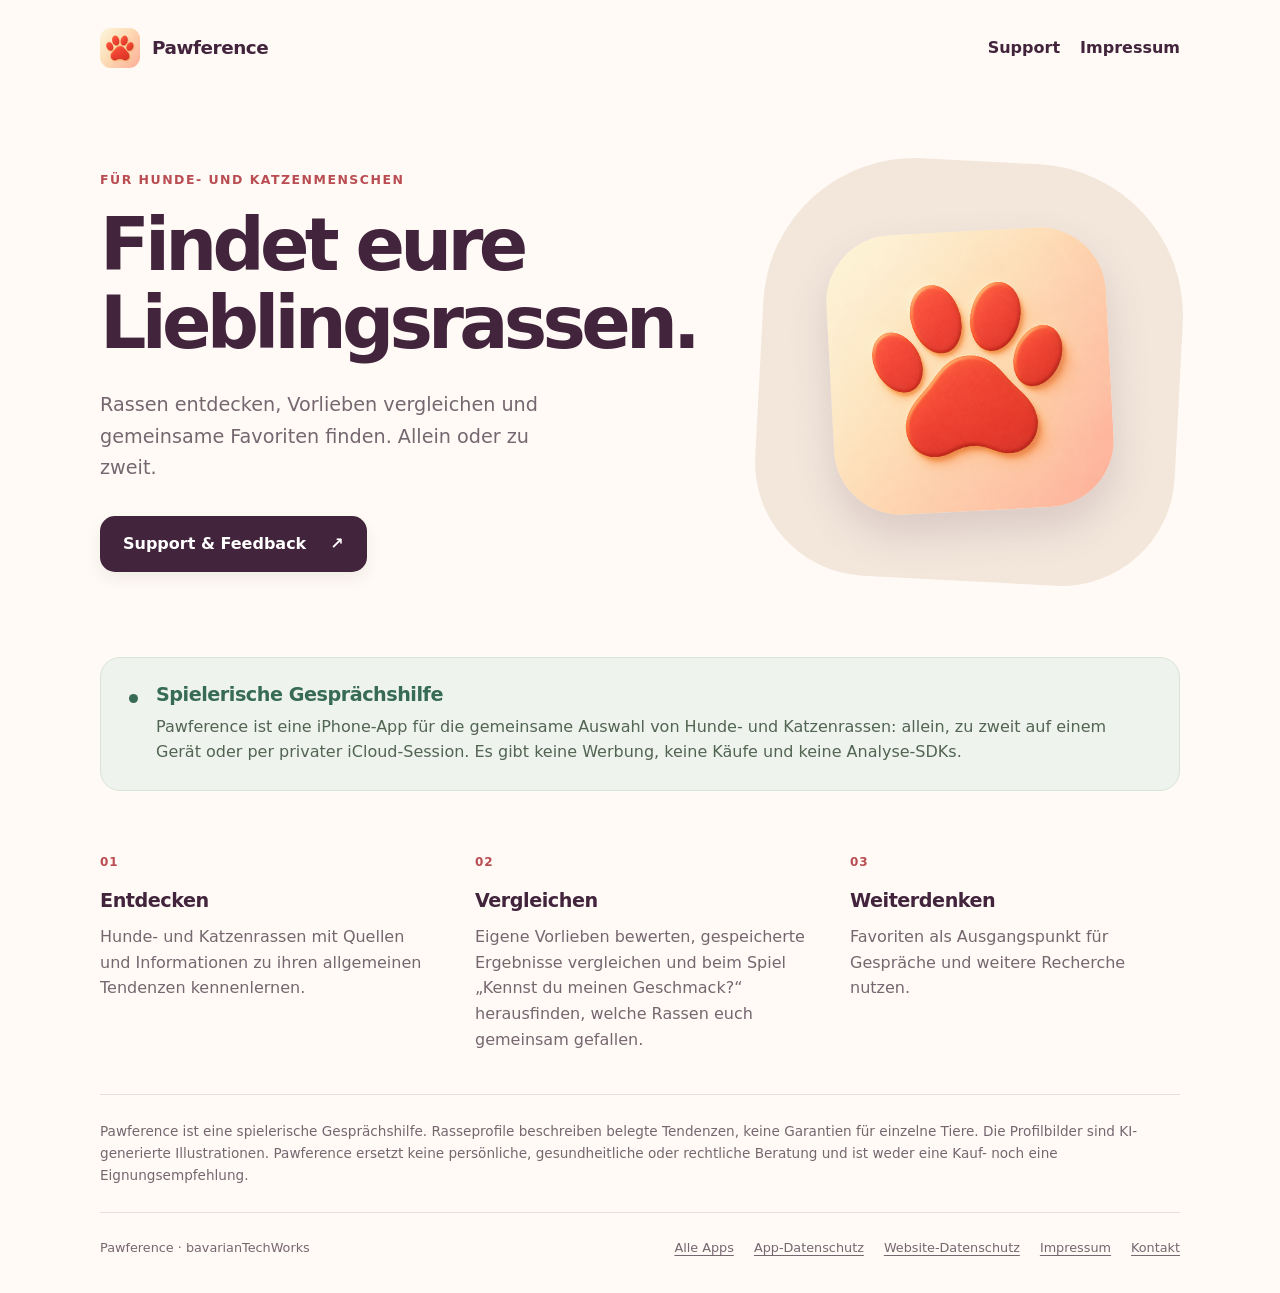
<file: index.html>
<!doctype html>
<html lang="de">
<head>
  <meta charset="utf-8">
  <meta name="viewport" content="width=device-width, initial-scale=1">
  <meta name="description" content="Pawference: Hunde- und Katzenrassen entdecken und gemeinsame Favoriten finden. Eine spielerische Gesprächshilfe für iPhone, ohne Werbung und Käufe.">
  <meta name="theme-color" content="#42243c">
  <title>Pawference · Lieblingsrassen finden</title>
  <link rel="icon" href="app-icon.png">
  <link rel="stylesheet" href="styles.css?v=20261002-3">
</head>
<body>
  <a class="skip-link" href="#inhalt">Zum Inhalt</a>
  <header class="site-header wrapper">
    <a class="brand" href="./" aria-label="Pawference Startseite"><img src="app-icon.png" alt="" width="40" height="40">Pawference</a>
    <nav aria-label="Hauptnavigation"><a href="support.html">Support</a><a href="https://makki93.github.io/impressum.html">Impressum</a></nav>
  </header>
  <main id="inhalt" class="wrapper">
    <section class="hero">
      <div class="hero-copy">
        <p class="eyebrow">Für Hunde- und Katzenmenschen</p>
        <h1>Findet eure<br>Lieblingsrassen.</h1>
        <p class="intro">Rassen entdecken, Vorlieben vergleichen und gemeinsame Favoriten finden. Allein oder zu zweit.</p>
        <a class="button" href="support.html">Support &amp; Feedback <span aria-hidden="true">↗</span></a>
      </div>
      <div class="hero-art"><img src="app-icon.png" alt="Pawference-App-Icon mit rotem Pfotenabdruck" width="280" height="280"></div>
    </section>
    <section class="beta-panel" aria-labelledby="beta-title">
      <span class="status-dot" aria-hidden="true"></span>
      <div><h2 id="beta-title">Spielerische Gesprächshilfe</h2><p>Pawference ist eine iPhone-App für die gemeinsame Auswahl von Hunde- und Katzenrassen: allein, zu zweit auf einem Gerät oder per privater iCloud-Session. Es gibt keine Werbung, keine Käufe und keine Analyse-SDKs.</p></div>
    </section>
    <section class="feature-grid" aria-label="Über Pawference">
      <article><span class="feature-number">01</span><h2>Entdecken</h2><p>Hunde- und Katzenrassen mit Quellen und Informationen zu ihren allgemeinen Tendenzen kennenlernen.</p></article>
      <article><span class="feature-number">02</span><h2>Vergleichen</h2><p>Eigene Vorlieben bewerten, gespeicherte Ergebnisse vergleichen und beim Spiel „Kennst du meinen Geschmack?“ herausfinden, welche Rassen euch gemeinsam gefallen.</p></article>
      <article><span class="feature-number">03</span><h2>Weiterdenken</h2><p>Favoriten als Ausgangspunkt für Gespräche und weitere Recherche nutzen.</p></article>
    </section>
    <p class="safety-note">Pawference ist eine spielerische Gesprächshilfe. Rasseprofile beschreiben belegte Tendenzen, keine Garantien für einzelne Tiere. Die Profilbilder sind KI-generierte Illustrationen. Pawference ersetzt keine persönliche, gesundheitliche oder rechtliche Beratung und ist weder eine Kauf- noch eine Eignungsempfehlung.</p>
  </main>
  <footer class="site-footer wrapper"><span>Pawference · bavarianTechWorks</span><nav aria-label="Weitere Seiten"><a href="https://makki93.github.io/">Alle Apps</a><a href="app-privacy.html">App-Datenschutz</a><a href="privacy.html">Website-Datenschutz</a><a href="https://makki93.github.io/impressum.html">Impressum</a><a href="mailto:bavariantechworks@mailbox.org">Kontakt</a></nav></footer>
</body>
</html>
</file>
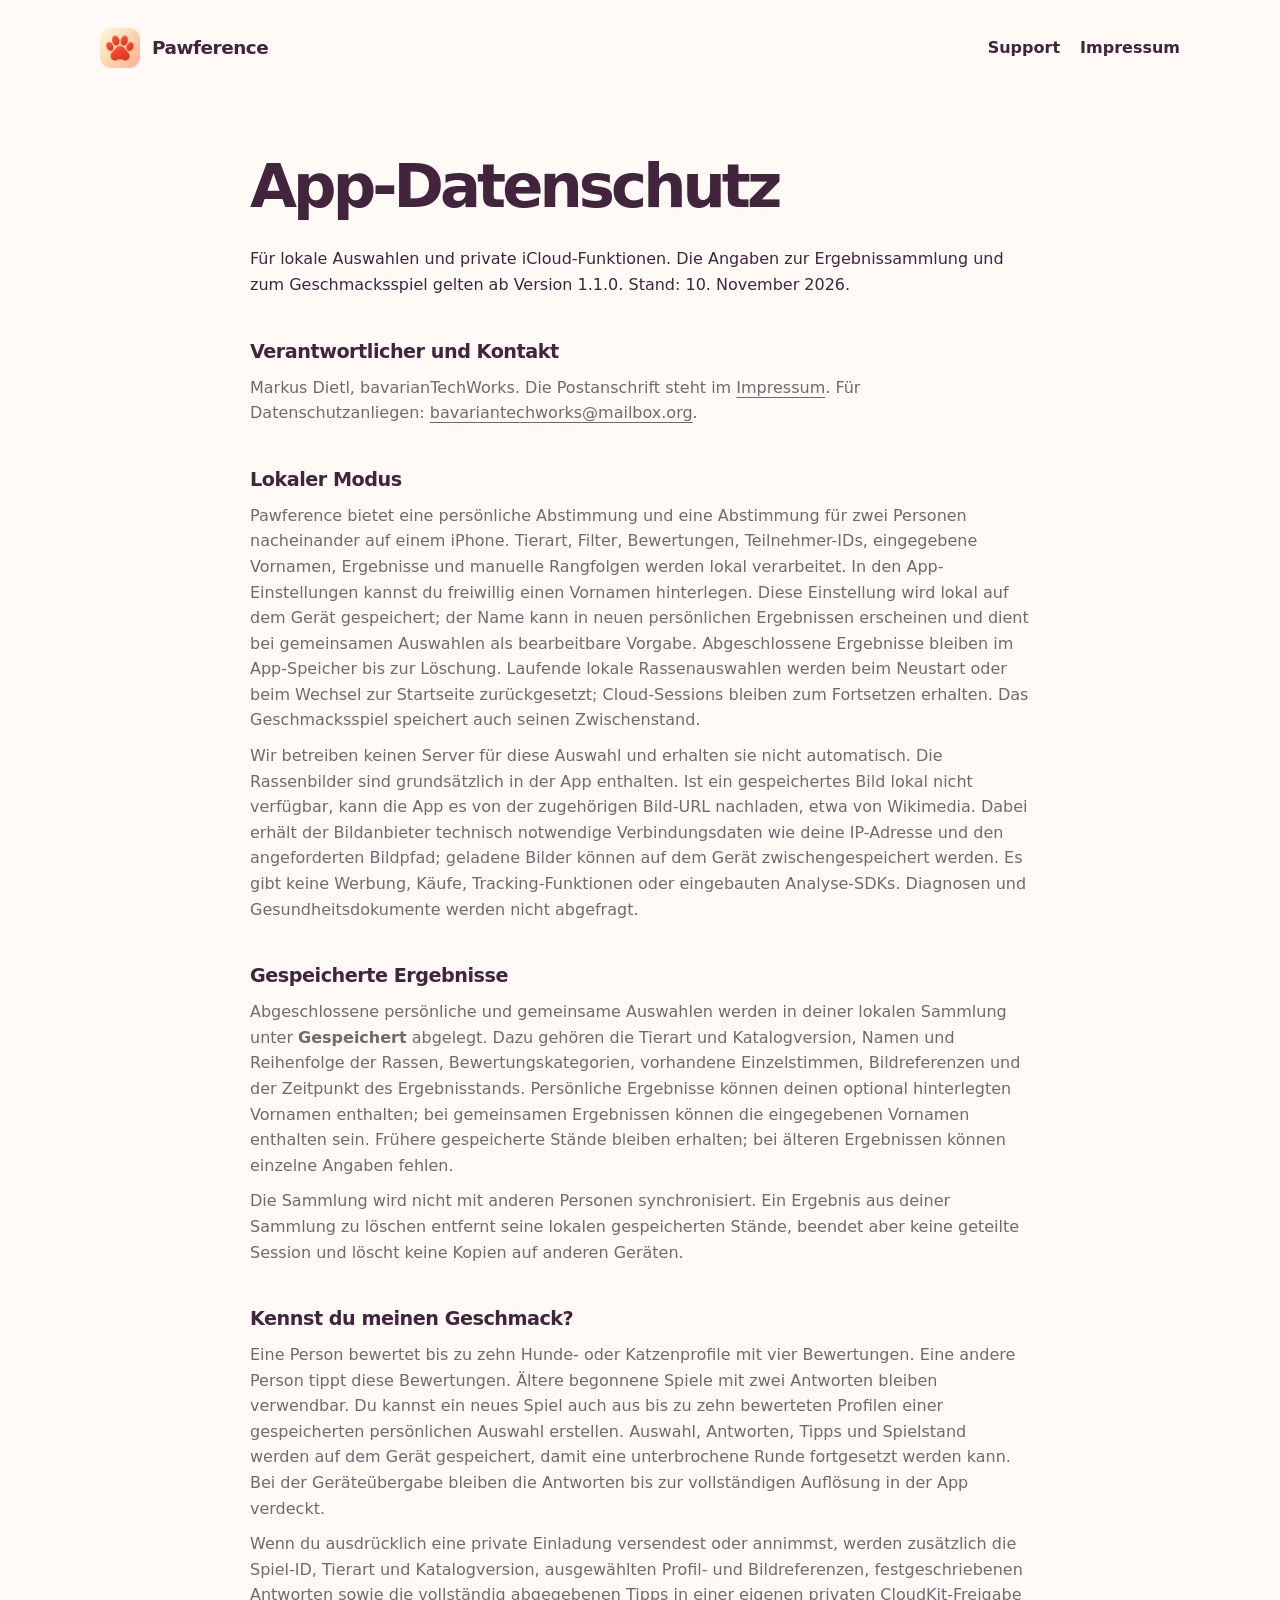
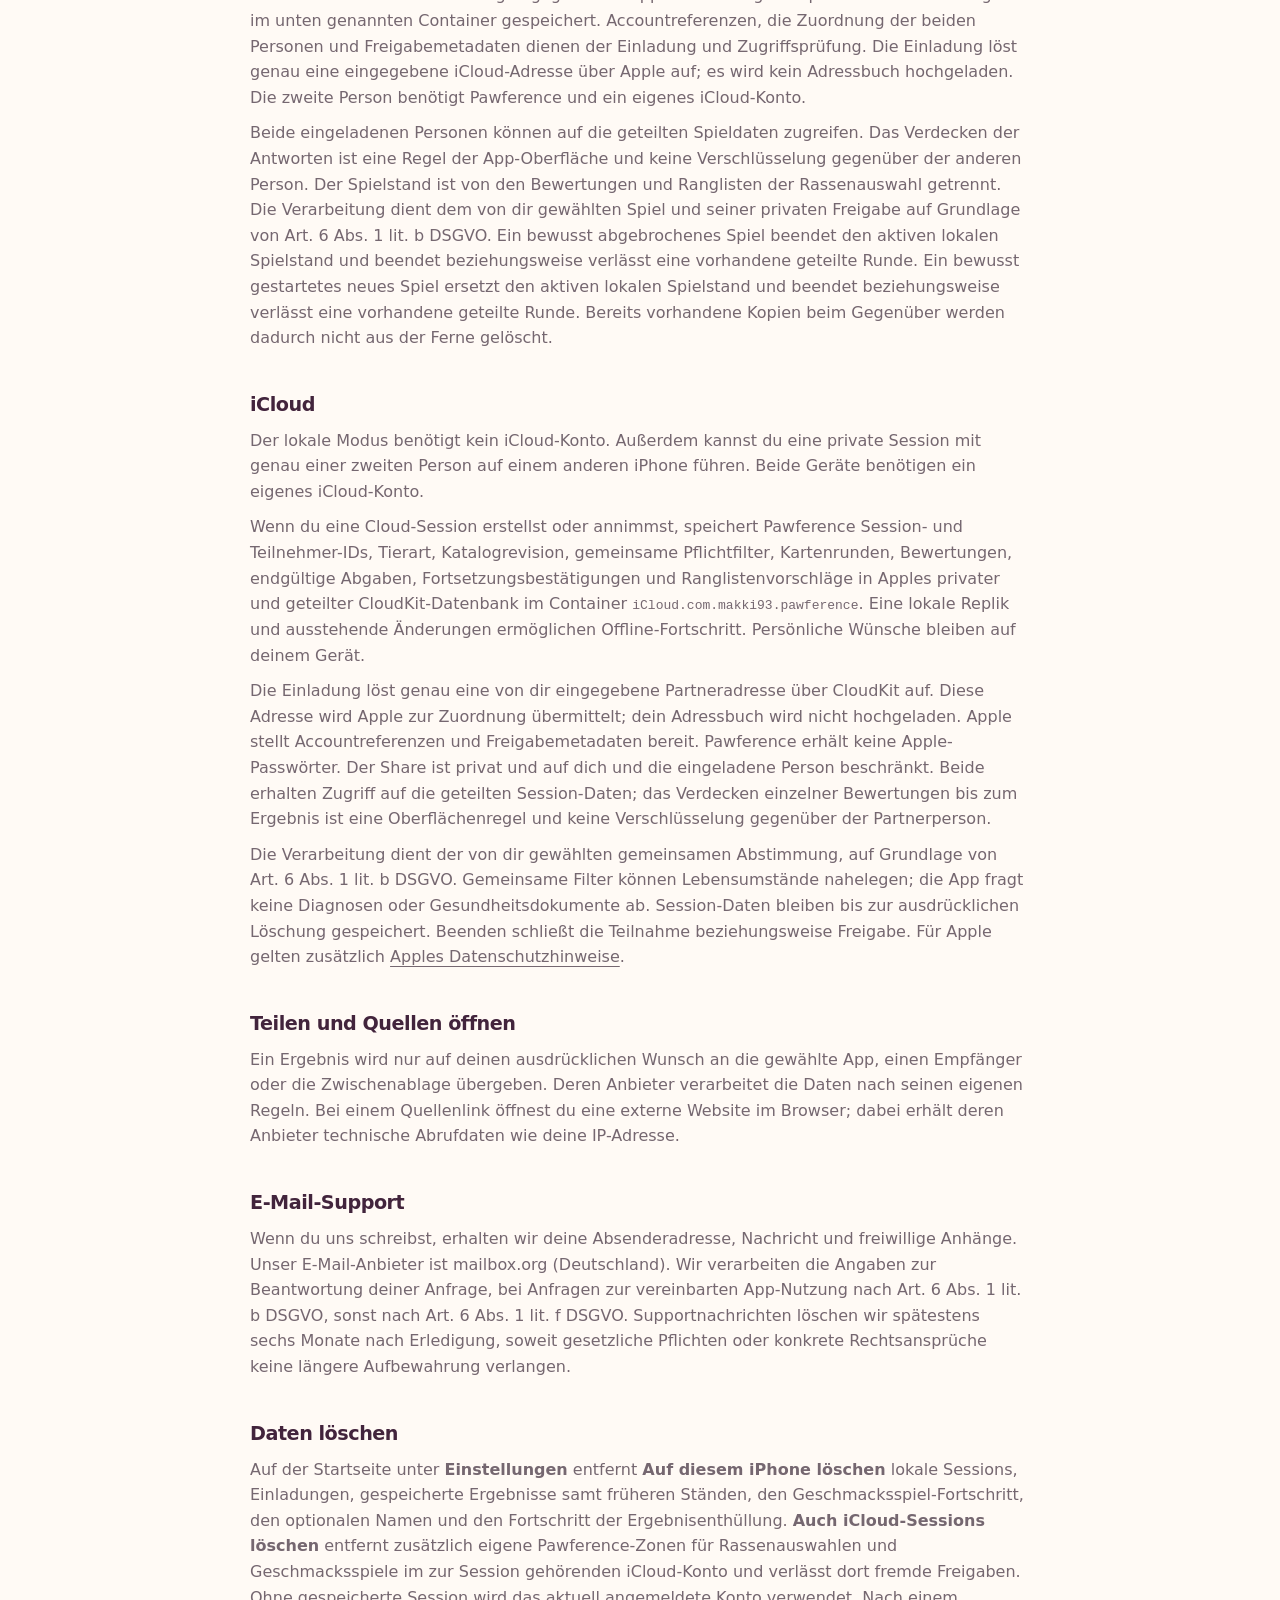
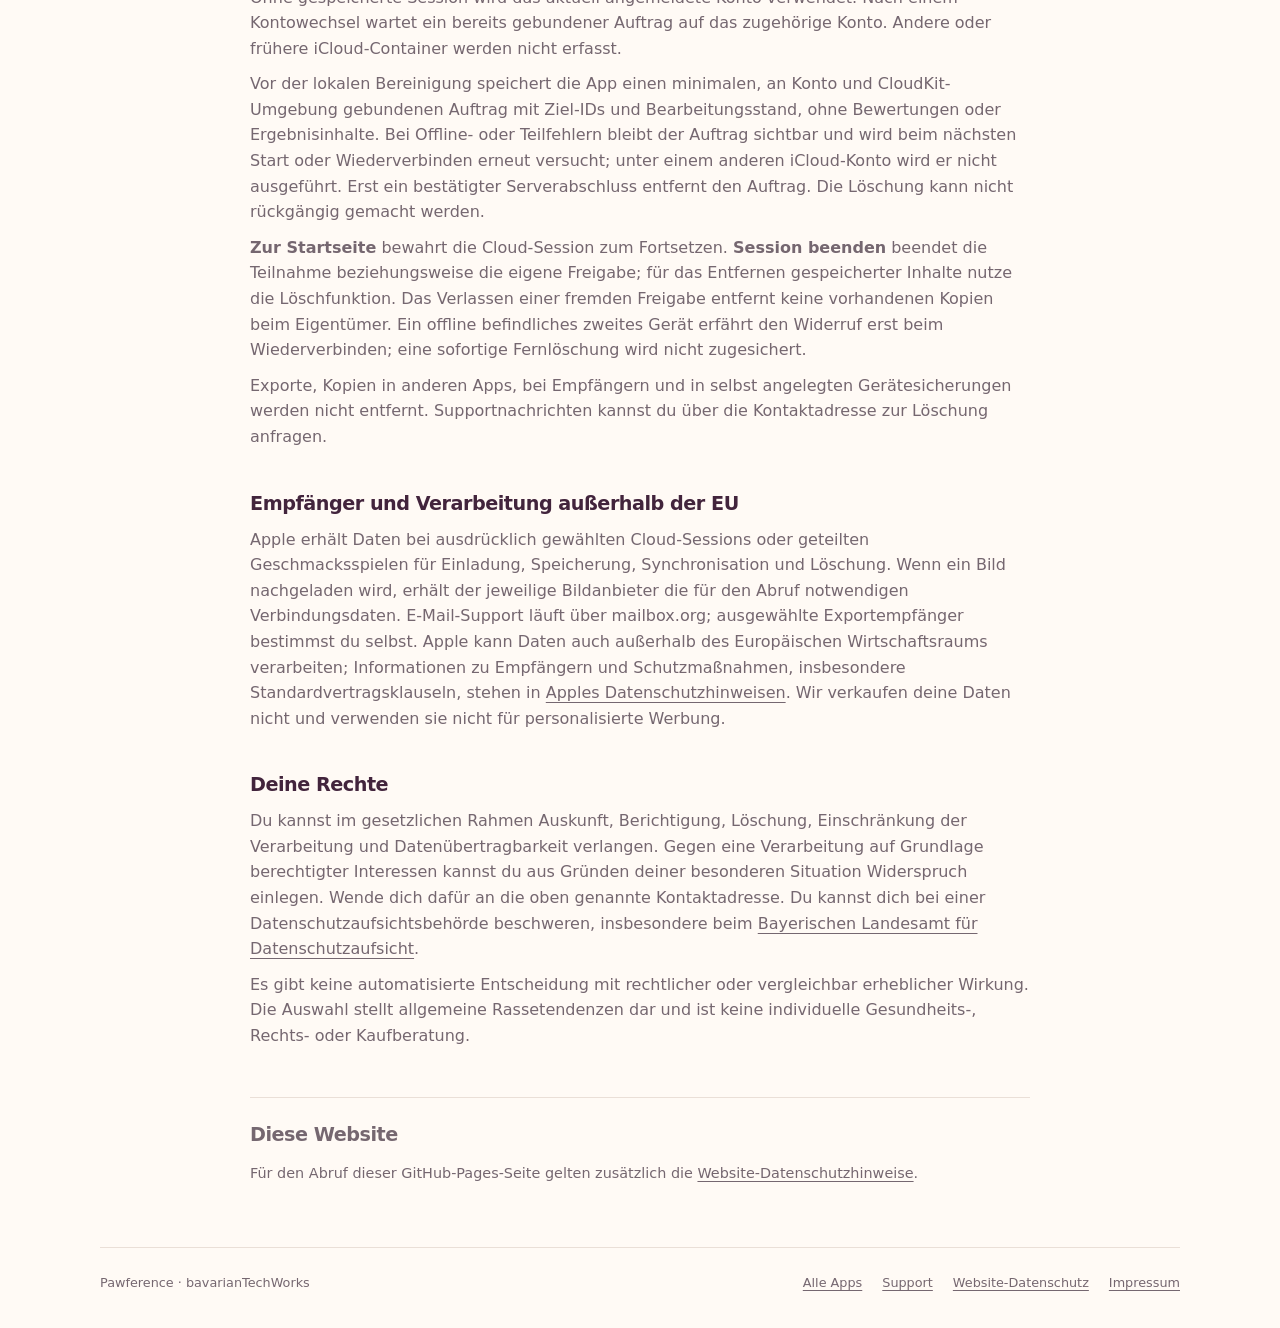
<file: app-privacy.html>
<!doctype html>
<html lang="de">
<head>
  <meta charset="utf-8">
  <meta name="viewport" content="width=device-width, initial-scale=1">
  <meta name="description" content="Datenschutzerklärung für Pawference: lokale Auswahlen, gespeicherte Ergebnisse und private iCloud-Funktionen.">
  <meta name="theme-color" content="#42243c">
  <title>App-Datenschutz · Pawference</title>
  <link rel="icon" href="app-icon.png">
  <link rel="stylesheet" href="styles.css?v=20261002-3">
</head>
<body>
  <a class="skip-link" href="#inhalt">Zum Inhalt</a>
  <header class="site-header wrapper"><a class="brand" href="./"><img src="app-icon.png" alt="" width="40" height="40">Pawference</a><nav aria-label="Hauptnavigation"><a href="support.html">Support</a><a href="https://makki93.github.io/impressum.html">Impressum</a></nav></header>
  <main id="inhalt" class="wrapper support-content">
    <h1>App-Datenschutz</h1>
    <p>Für lokale Auswahlen und private iCloud-Funktionen. Die Angaben zur Ergebnissammlung und zum Geschmacksspiel gelten ab Version 1.1.0. Stand: 10. November 2026.</p>
    <section class="support-section"><h2>Verantwortlicher und Kontakt</h2><p>Markus Dietl, bavarianTechWorks. Die Postanschrift steht im <a href="https://makki93.github.io/impressum.html">Impressum</a>. Für Datenschutzanliegen: <a class="email-link" href="mailto:bavariantechworks@mailbox.org">bavariantechworks@mailbox.org</a>.</p></section>
    <section class="support-section"><h2>Lokaler Modus</h2><p>Pawference bietet eine persönliche Abstimmung und eine Abstimmung für zwei Personen nacheinander auf einem iPhone. Tierart, Filter, Bewertungen, Teilnehmer-IDs, eingegebene Vornamen, Ergebnisse und manuelle Rangfolgen werden lokal verarbeitet. In den App-Einstellungen kannst du freiwillig einen Vornamen hinterlegen. Diese Einstellung wird lokal auf dem Gerät gespeichert; der Name kann in neuen persönlichen Ergebnissen erscheinen und dient bei gemeinsamen Auswahlen als bearbeitbare Vorgabe. Abgeschlossene Ergebnisse bleiben im App-Speicher bis zur Löschung. Laufende lokale Rassenauswahlen werden beim Neustart oder beim Wechsel zur Startseite zurückgesetzt; Cloud-Sessions bleiben zum Fortsetzen erhalten. Das Geschmacksspiel speichert auch seinen Zwischenstand.</p><p>Wir betreiben keinen Server für diese Auswahl und erhalten sie nicht automatisch. Die Rassenbilder sind grundsätzlich in der App enthalten. Ist ein gespeichertes Bild lokal nicht verfügbar, kann die App es von der zugehörigen Bild-URL nachladen, etwa von Wikimedia. Dabei erhält der Bildanbieter technisch notwendige Verbindungsdaten wie deine IP-Adresse und den angeforderten Bildpfad; geladene Bilder können auf dem Gerät zwischengespeichert werden. Es gibt keine Werbung, Käufe, Tracking-Funktionen oder eingebauten Analyse-SDKs. Diagnosen und Gesundheitsdokumente werden nicht abgefragt.</p></section>
    <section class="support-section"><h2>Gespeicherte Ergebnisse</h2><p>Abgeschlossene persönliche und gemeinsame Auswahlen werden in deiner lokalen Sammlung unter <strong>Gespeichert</strong> abgelegt. Dazu gehören die Tierart und Katalogversion, Namen und Reihenfolge der Rassen, Bewertungskategorien, vorhandene Einzelstimmen, Bildreferenzen und der Zeitpunkt des Ergebnisstands. Persönliche Ergebnisse können deinen optional hinterlegten Vornamen enthalten; bei gemeinsamen Ergebnissen können die eingegebenen Vornamen enthalten sein. Frühere gespeicherte Stände bleiben erhalten; bei älteren Ergebnissen können einzelne Angaben fehlen.</p><p>Die Sammlung wird nicht mit anderen Personen synchronisiert. Ein Ergebnis aus deiner Sammlung zu löschen entfernt seine lokalen gespeicherten Stände, beendet aber keine geteilte Session und löscht keine Kopien auf anderen Geräten.</p></section>
    <section class="support-section"><h2>Kennst du meinen Geschmack?</h2><p>Eine Person bewertet bis zu zehn Hunde- oder Katzenprofile mit vier Bewertungen. Eine andere Person tippt diese Bewertungen. Ältere begonnene Spiele mit zwei Antworten bleiben verwendbar. Du kannst ein neues Spiel auch aus bis zu zehn bewerteten Profilen einer gespeicherten persönlichen Auswahl erstellen. Auswahl, Antworten, Tipps und Spielstand werden auf dem Gerät gespeichert, damit eine unterbrochene Runde fortgesetzt werden kann. Bei der Geräteübergabe bleiben die Antworten bis zur vollständigen Auflösung in der App verdeckt.</p><p>Wenn du ausdrücklich eine private Einladung versendest oder annimmst, werden zusätzlich die Spiel-ID, Tierart und Katalogversion, ausgewählten Profil- und Bildreferenzen, festgeschriebenen Antworten sowie die vollständig abgegebenen Tipps in einer eigenen privaten CloudKit-Freigabe im unten genannten Container gespeichert. Accountreferenzen, die Zuordnung der beiden Personen und Freigabemetadaten dienen der Einladung und Zugriffsprüfung. Die Einladung löst genau eine eingegebene iCloud-Adresse über Apple auf; es wird kein Adressbuch hochgeladen. Die zweite Person benötigt Pawference und ein eigenes iCloud-Konto.</p><p>Beide eingeladenen Personen können auf die geteilten Spieldaten zugreifen. Das Verdecken der Antworten ist eine Regel der App-Oberfläche und keine Verschlüsselung gegenüber der anderen Person. Der Spielstand ist von den Bewertungen und Ranglisten der Rassenauswahl getrennt. Die Verarbeitung dient dem von dir gewählten Spiel und seiner privaten Freigabe auf Grundlage von Art. 6 Abs. 1 lit. b DSGVO. Ein bewusst abgebrochenes Spiel beendet den aktiven lokalen Spielstand und beendet beziehungsweise verlässt eine vorhandene geteilte Runde. Ein bewusst gestartetes neues Spiel ersetzt den aktiven lokalen Spielstand und beendet beziehungsweise verlässt eine vorhandene geteilte Runde. Bereits vorhandene Kopien beim Gegenüber werden dadurch nicht aus der Ferne gelöscht.</p></section>
    <section class="support-section"><h2>iCloud</h2><p>Der lokale Modus benötigt kein iCloud-Konto. Außerdem kannst du eine private Session mit genau einer zweiten Person auf einem anderen iPhone führen. Beide Geräte benötigen ein eigenes iCloud-Konto.</p><p>Wenn du eine Cloud-Session erstellst oder annimmst, speichert Pawference Session- und Teilnehmer-IDs, Tierart, Katalogrevision, gemeinsame Pflichtfilter, Kartenrunden, Bewertungen, endgültige Abgaben, Fortsetzungsbestätigungen und Ranglistenvorschläge in Apples privater und geteilter CloudKit-Datenbank im Container <code>iCloud.com.makki93.pawference</code>. Eine lokale Replik und ausstehende Änderungen ermöglichen Offline-Fortschritt. Persönliche Wünsche bleiben auf deinem Gerät.</p><p>Die Einladung löst genau eine von dir eingegebene Partneradresse über CloudKit auf. Diese Adresse wird Apple zur Zuordnung übermittelt; dein Adressbuch wird nicht hochgeladen. Apple stellt Accountreferenzen und Freigabemetadaten bereit. Pawference erhält keine Apple-Passwörter. Der Share ist privat und auf dich und die eingeladene Person beschränkt. Beide erhalten Zugriff auf die geteilten Session-Daten; das Verdecken einzelner Bewertungen bis zum Ergebnis ist eine Oberflächenregel und keine Verschlüsselung gegenüber der Partnerperson.</p><p>Die Verarbeitung dient der von dir gewählten gemeinsamen Abstimmung, auf Grundlage von Art. 6 Abs. 1 lit. b DSGVO. Gemeinsame Filter können Lebensumstände nahelegen; die App fragt keine Diagnosen oder Gesundheitsdokumente ab. Session-Daten bleiben bis zur ausdrücklichen Löschung gespeichert. Beenden schließt die Teilnahme beziehungsweise Freigabe. Für Apple gelten zusätzlich <a href="https://www.apple.com/legal/privacy/">Apples Datenschutzhinweise</a>.</p></section>
    <section class="support-section"><h2>Teilen und Quellen öffnen</h2><p>Ein Ergebnis wird nur auf deinen ausdrücklichen Wunsch an die gewählte App, einen Empfänger oder die Zwischenablage übergeben. Deren Anbieter verarbeitet die Daten nach seinen eigenen Regeln. Bei einem Quellenlink öffnest du eine externe Website im Browser; dabei erhält deren Anbieter technische Abrufdaten wie deine IP-Adresse.</p></section>
    <section class="support-section"><h2>E-Mail-Support</h2><p>Wenn du uns schreibst, erhalten wir deine Absenderadresse, Nachricht und freiwillige Anhänge. Unser E-Mail-Anbieter ist mailbox.org (Deutschland). Wir verarbeiten die Angaben zur Beantwortung deiner Anfrage, bei Anfragen zur vereinbarten App-Nutzung nach Art. 6 Abs. 1 lit. b DSGVO, sonst nach Art. 6 Abs. 1 lit. f DSGVO. Supportnachrichten löschen wir spätestens sechs Monate nach Erledigung, soweit gesetzliche Pflichten oder konkrete Rechtsansprüche keine längere Aufbewahrung verlangen.</p></section>
    <section class="support-section"><h2>Daten löschen</h2><p>Auf der Startseite unter <strong>Einstellungen</strong> entfernt <strong>Auf diesem iPhone löschen</strong> lokale Sessions, Einladungen, gespeicherte Ergebnisse samt früheren Ständen, den Geschmacksspiel-Fortschritt, den optionalen Namen und den Fortschritt der Ergebnisenthüllung. <strong>Auch iCloud-Sessions löschen</strong> entfernt zusätzlich eigene Pawference-Zonen für Rassenauswahlen und Geschmacksspiele im zur Session gehörenden iCloud-Konto und verlässt dort fremde Freigaben. Ohne gespeicherte Session wird das aktuell angemeldete Konto verwendet. Nach einem Kontowechsel wartet ein bereits gebundener Auftrag auf das zugehörige Konto. Andere oder frühere iCloud-Container werden nicht erfasst.</p><p>Vor der lokalen Bereinigung speichert die App einen minimalen, an Konto und CloudKit-Umgebung gebundenen Auftrag mit Ziel-IDs und Bearbeitungsstand, ohne Bewertungen oder Ergebnisinhalte. Bei Offline- oder Teilfehlern bleibt der Auftrag sichtbar und wird beim nächsten Start oder Wiederverbinden erneut versucht; unter einem anderen iCloud-Konto wird er nicht ausgeführt. Erst ein bestätigter Serverabschluss entfernt den Auftrag. Die Löschung kann nicht rückgängig gemacht werden.</p><p><strong>Zur Startseite</strong> bewahrt die Cloud-Session zum Fortsetzen. <strong>Session beenden</strong> beendet die Teilnahme beziehungsweise die eigene Freigabe; für das Entfernen gespeicherter Inhalte nutze die Löschfunktion. Das Verlassen einer fremden Freigabe entfernt keine vorhandenen Kopien beim Eigentümer. Ein offline befindliches zweites Gerät erfährt den Widerruf erst beim Wiederverbinden; eine sofortige Fernlöschung wird nicht zugesichert.</p><p>Exporte, Kopien in anderen Apps, bei Empfängern und in selbst angelegten Gerätesicherungen werden nicht entfernt. Supportnachrichten kannst du über die Kontaktadresse zur Löschung anfragen.</p></section>
    <section class="support-section"><h2>Empfänger und Verarbeitung außerhalb der EU</h2><p>Apple erhält Daten bei ausdrücklich gewählten Cloud-Sessions oder geteilten Geschmacksspielen für Einladung, Speicherung, Synchronisation und Löschung. Wenn ein Bild nachgeladen wird, erhält der jeweilige Bildanbieter die für den Abruf notwendigen Verbindungsdaten. E-Mail-Support läuft über mailbox.org; ausgewählte Exportempfänger bestimmst du selbst. Apple kann Daten auch außerhalb des Europäischen Wirtschaftsraums verarbeiten; Informationen zu Empfängern und Schutzmaßnahmen, insbesondere Standardvertragsklauseln, stehen in <a href="https://www.apple.com/legal/privacy/">Apples Datenschutzhinweisen</a>. Wir verkaufen deine Daten nicht und verwenden sie nicht für personalisierte Werbung.</p></section>
    <section class="support-section"><h2>Deine Rechte</h2><p>Du kannst im gesetzlichen Rahmen Auskunft, Berichtigung, Löschung, Einschränkung der Verarbeitung und Datenübertragbarkeit verlangen. Gegen eine Verarbeitung auf Grundlage berechtigter Interessen kannst du aus Gründen deiner besonderen Situation Widerspruch einlegen. Wende dich dafür an die oben genannte Kontaktadresse. Du kannst dich bei einer Datenschutzaufsichtsbehörde beschweren, insbesondere beim <a href="https://www.lda.bayern.de/de/beschwerde.html">Bayerischen Landesamt für Datenschutzaufsicht</a>.</p><p>Es gibt keine automatisierte Entscheidung mit rechtlicher oder vergleichbar erheblicher Wirkung. Die Auswahl stellt allgemeine Rassetendenzen dar und ist keine individuelle Gesundheits-, Rechts- oder Kaufberatung.</p></section>
    <section class="hosting-note"><h2>Diese Website</h2><p>Für den Abruf dieser GitHub-Pages-Seite gelten zusätzlich die <a href="privacy.html">Website-Datenschutzhinweise</a>.</p></section>
  </main>
  <footer class="site-footer wrapper"><span>Pawference · bavarianTechWorks</span><nav aria-label="Weitere Seiten"><a href="https://makki93.github.io/">Alle Apps</a><a href="support.html">Support</a><a href="privacy.html">Website-Datenschutz</a><a href="https://makki93.github.io/impressum.html">Impressum</a></nav></footer>
</body>
</html>
</file>
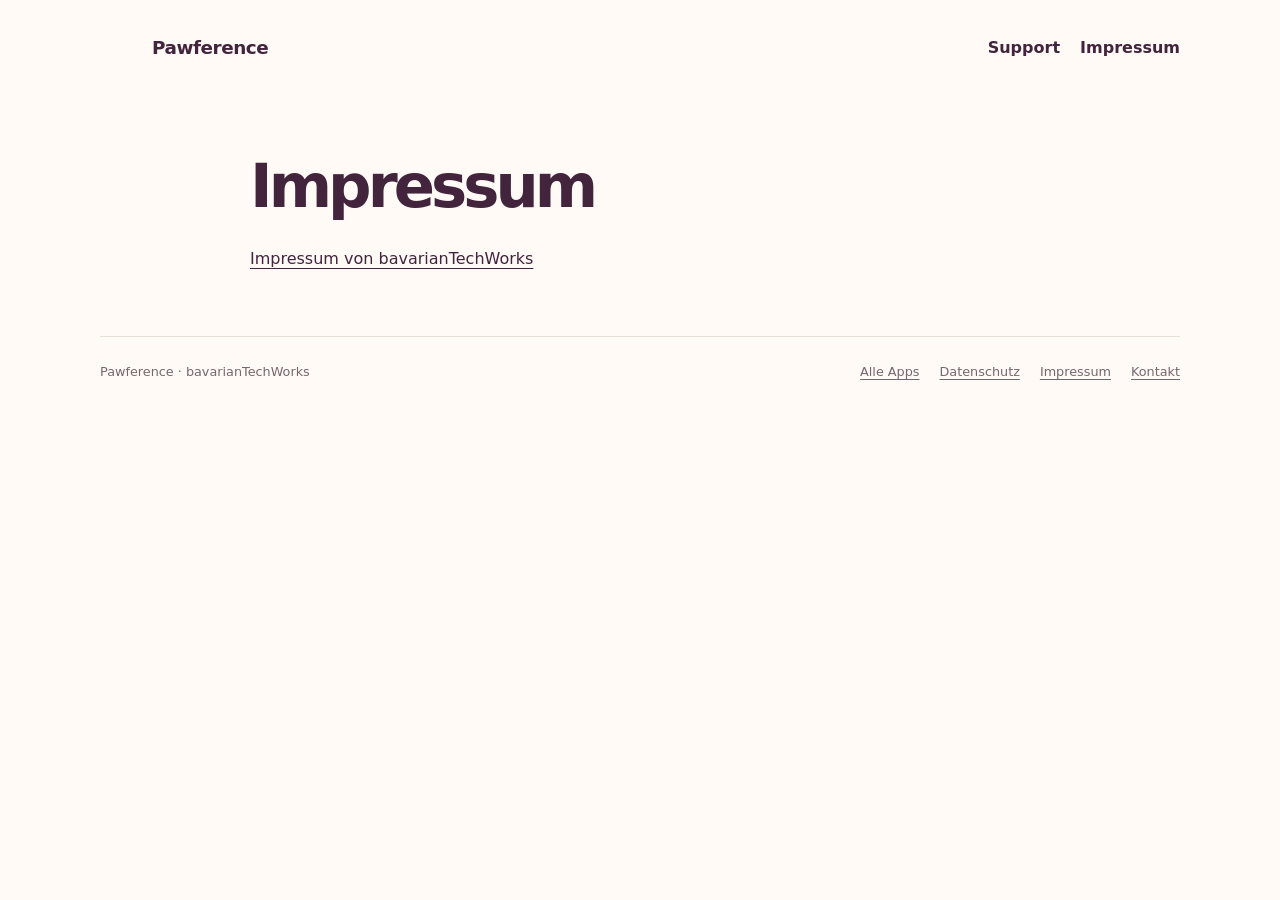
<file: impressum.html>
<!doctype html>
<html lang="de">
<head>
  <meta charset="utf-8">
  <meta name="viewport" content="width=device-width, initial-scale=1">
  <meta name="description" content="Gemeinsame Anbieterkennzeichnung von bavarianTechWorks für Pawference.">
  <meta http-equiv="refresh" content="0; url=https://makki93.github.io/impressum.html">
  <link rel="canonical" href="https://makki93.github.io/impressum.html">
  <meta name="theme-color" content="#42243c">
  <title>Impressum · Pawference</title>
  <link rel="icon" href="app-icon.png">
  <link rel="stylesheet" href="styles.css?v=20261002-3">
</head>
<body>
  <a class="skip-link" href="#inhalt">Zum Inhalt</a>
  <header class="site-header wrapper"><a class="brand" href="./" aria-label="Pawference Startseite"><img src="app-icon.png" alt="" width="40" height="40">Pawference</a><nav aria-label="Hauptnavigation"><a href="support.html">Support</a><a href="impressum.html" aria-current="page">Impressum</a></nav></header>
  <main id="inhalt" class="wrapper support-content">
    <h1>Impressum</h1>
    <p><a href="https://makki93.github.io/impressum.html">Impressum von bavarianTechWorks</a></p>
  </main>
  <footer class="site-footer wrapper"><span>Pawference · bavarianTechWorks</span><nav aria-label="Weitere Seiten"><a href="https://makki93.github.io/">Alle Apps</a><a href="privacy.html">Datenschutz</a><a href="https://makki93.github.io/impressum.html">Impressum</a><a href="mailto:bavariantechworks@mailbox.org">Kontakt</a></nav></footer>
</body>
</html>
</file>
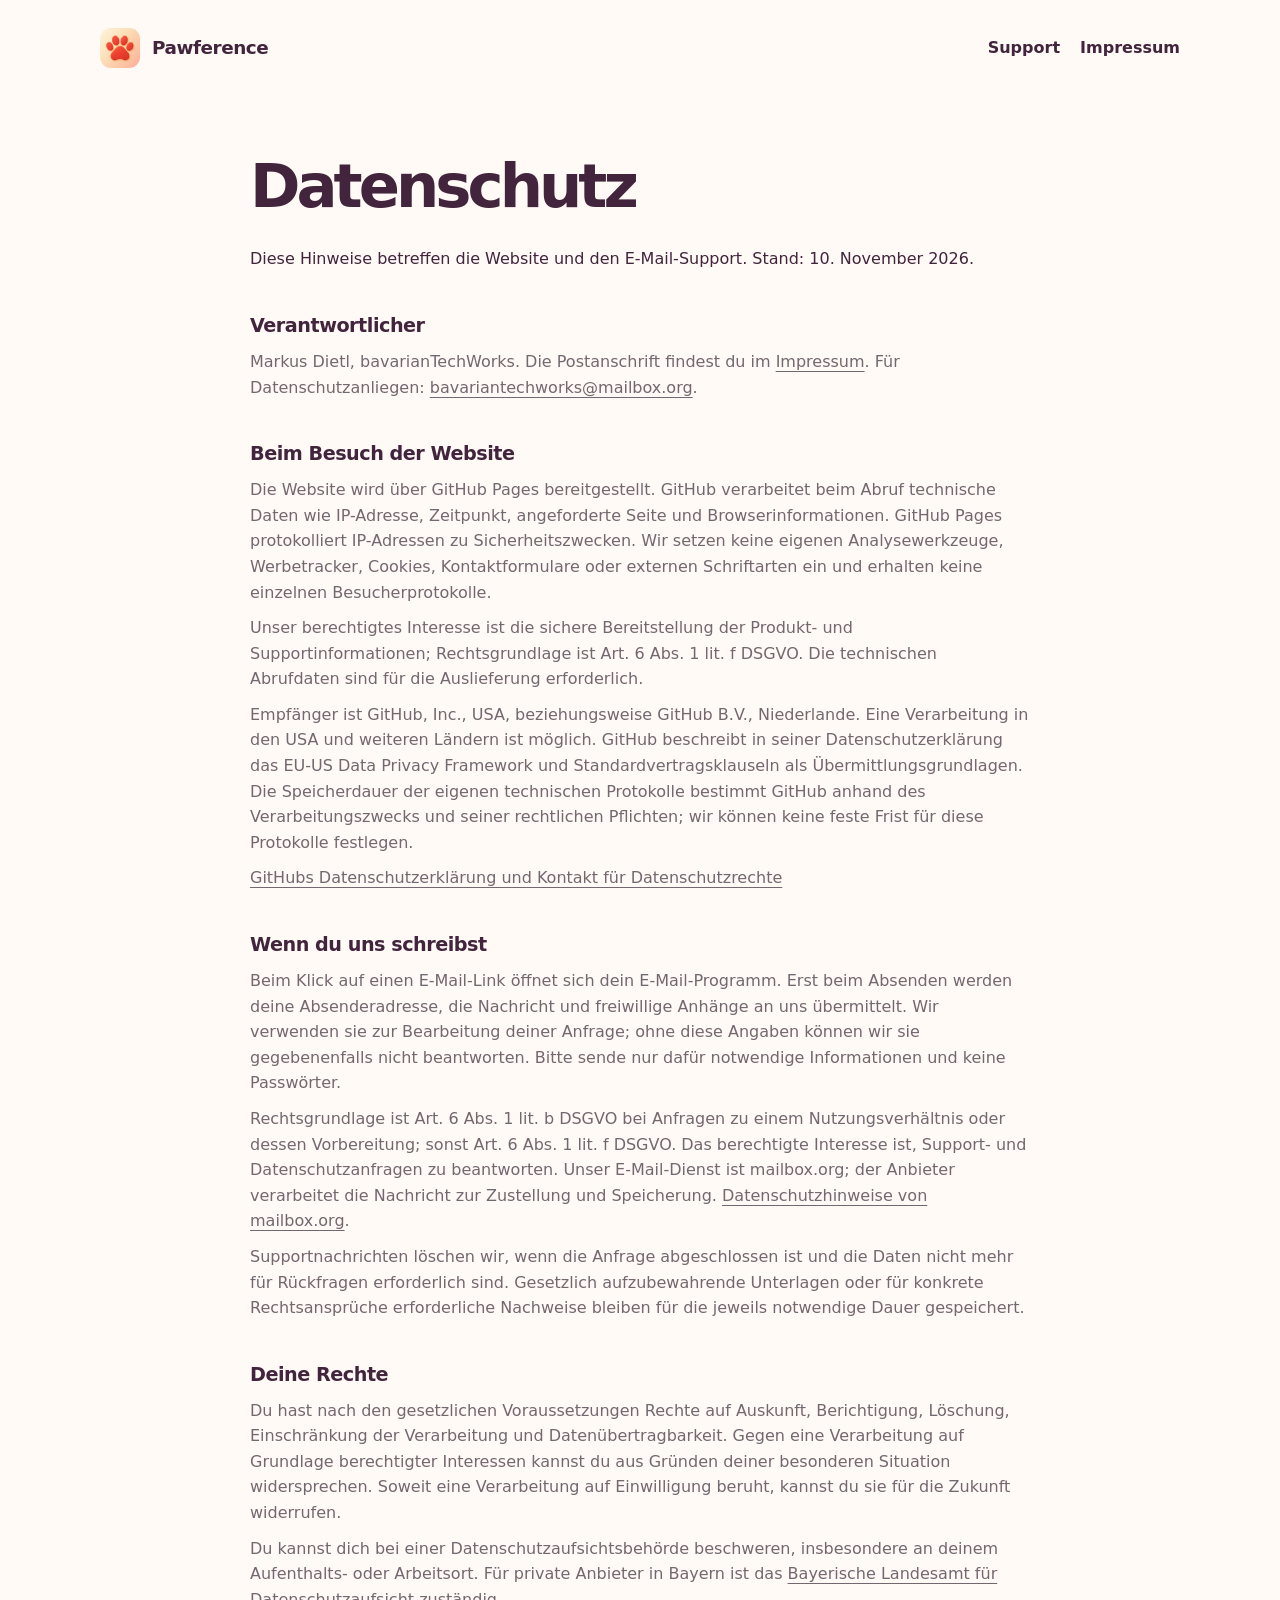
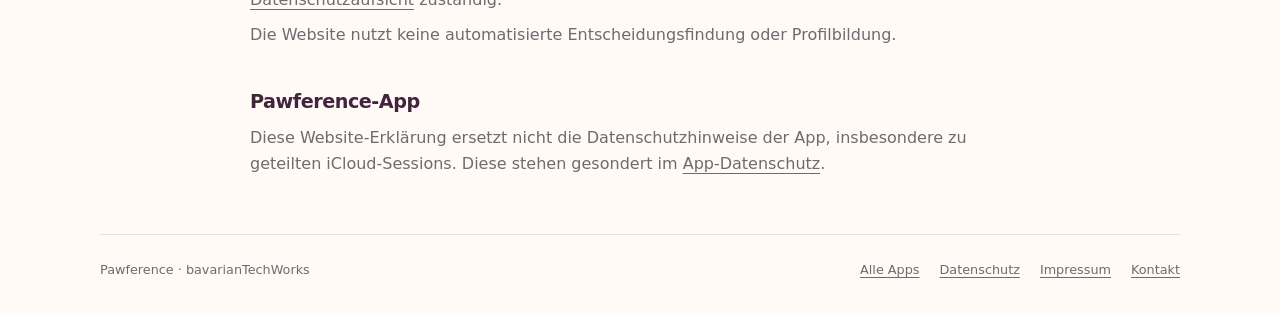
<file: privacy.html>
<!doctype html>
<html lang="de">
<head>
  <meta charset="utf-8">
  <meta name="viewport" content="width=device-width, initial-scale=1">
  <meta name="description" content="Datenschutzhinweise für die Pawference-Website und E-Mail-Support.">
  <meta name="theme-color" content="#42243c">
  <title>Datenschutz · Pawference</title>
  <link rel="icon" href="app-icon.png">
  <link rel="stylesheet" href="styles.css?v=20261002-3">
</head>
<body>
  <a class="skip-link" href="#inhalt">Zum Inhalt</a>
  <header class="site-header wrapper"><a class="brand" href="./" aria-label="Pawference Startseite"><img src="app-icon.png" alt="" width="40" height="40">Pawference</a><nav aria-label="Hauptnavigation"><a href="support.html">Support</a><a href="https://makki93.github.io/impressum.html">Impressum</a></nav></header>
  <main id="inhalt" class="wrapper support-content">
    <h1>Datenschutz</h1>
    <p>Diese Hinweise betreffen die Website und den E-Mail-Support. Stand: 10. November 2026.</p>
    <section class="support-section"><h2>Verantwortlicher</h2><p>Markus Dietl, bavarianTechWorks. Die Postanschrift findest du im <a href="https://makki93.github.io/impressum.html">Impressum</a>. Für Datenschutzanliegen: <a class="email-link" href="mailto:bavariantechworks@mailbox.org">bavariantechworks@mailbox.org</a>.</p></section>
    <section class="support-section"><h2>Beim Besuch der Website</h2><p>Die Website wird über GitHub Pages bereitgestellt. GitHub verarbeitet beim Abruf technische Daten wie IP-Adresse, Zeitpunkt, angeforderte Seite und Browserinformationen. GitHub Pages protokolliert IP-Adressen zu Sicherheitszwecken. Wir setzen keine eigenen Analysewerkzeuge, Werbetracker, Cookies, Kontaktformulare oder externen Schriftarten ein und erhalten keine einzelnen Besucherprotokolle.</p><p>Unser berechtigtes Interesse ist die sichere Bereitstellung der Produkt- und Supportinformationen; Rechtsgrundlage ist Art. 6 Abs. 1 lit. f DSGVO. Die technischen Abrufdaten sind für die Auslieferung erforderlich.</p><p>Empfänger ist GitHub, Inc., USA, beziehungsweise GitHub B.V., Niederlande. Eine Verarbeitung in den USA und weiteren Ländern ist möglich. GitHub beschreibt in seiner Datenschutzerklärung das EU-US Data Privacy Framework und Standardvertragsklauseln als Übermittlungsgrundlagen. Die Speicherdauer der eigenen technischen Protokolle bestimmt GitHub anhand des Verarbeitungszwecks und seiner rechtlichen Pflichten; wir können keine feste Frist für diese Protokolle festlegen.</p><p><a href="https://docs.github.com/en/site-policy/privacy-policies/github-general-privacy-statement" rel="noreferrer">GitHubs Datenschutzerklärung und Kontakt für Datenschutzrechte</a></p></section>
    <section class="support-section"><h2>Wenn du uns schreibst</h2><p>Beim Klick auf einen E-Mail-Link öffnet sich dein E-Mail-Programm. Erst beim Absenden werden deine Absenderadresse, die Nachricht und freiwillige Anhänge an uns übermittelt. Wir verwenden sie zur Bearbeitung deiner Anfrage; ohne diese Angaben können wir sie gegebenenfalls nicht beantworten. Bitte sende nur dafür notwendige Informationen und keine Passwörter.</p><p>Rechtsgrundlage ist Art. 6 Abs. 1 lit. b DSGVO bei Anfragen zu einem Nutzungsverhältnis oder dessen Vorbereitung; sonst Art. 6 Abs. 1 lit. f DSGVO. Das berechtigte Interesse ist, Support- und Datenschutzanfragen zu beantworten. Unser E-Mail-Dienst ist mailbox.org; der Anbieter verarbeitet die Nachricht zur Zustellung und Speicherung. <a href="https://mailbox.org/de/datenschutz/" rel="noreferrer">Datenschutzhinweise von mailbox.org</a>.</p><p>Supportnachrichten löschen wir, wenn die Anfrage abgeschlossen ist und die Daten nicht mehr für Rückfragen erforderlich sind. Gesetzlich aufzubewahrende Unterlagen oder für konkrete Rechtsansprüche erforderliche Nachweise bleiben für die jeweils notwendige Dauer gespeichert.</p></section>
    <section class="support-section"><h2>Deine Rechte</h2><p>Du hast nach den gesetzlichen Voraussetzungen Rechte auf Auskunft, Berichtigung, Löschung, Einschränkung der Verarbeitung und Datenübertragbarkeit. Gegen eine Verarbeitung auf Grundlage berechtigter Interessen kannst du aus Gründen deiner besonderen Situation widersprechen. Soweit eine Verarbeitung auf Einwilligung beruht, kannst du sie für die Zukunft widerrufen.</p><p>Du kannst dich bei einer Datenschutzaufsichtsbehörde beschweren, insbesondere an deinem Aufenthalts- oder Arbeitsort. Für private Anbieter in Bayern ist das <a href="https://www.lda.bayern.de/de/beschwerde.html" rel="noreferrer">Bayerische Landesamt für Datenschutzaufsicht</a> zuständig.</p><p>Die Website nutzt keine automatisierte Entscheidungsfindung oder Profilbildung.</p></section>
    <section class="support-section"><h2>Pawference-App</h2><p>Diese Website-Erklärung ersetzt nicht die Datenschutzhinweise der App, insbesondere zu geteilten iCloud-Sessions. Diese stehen gesondert im <a href="app-privacy.html">App-Datenschutz</a>.</p></section>
  </main>
  <footer class="site-footer wrapper"><span>Pawference · bavarianTechWorks</span><nav aria-label="Weitere Seiten"><a href="https://makki93.github.io/">Alle Apps</a><a href="privacy.html" aria-current="page">Datenschutz</a><a href="https://makki93.github.io/impressum.html">Impressum</a><a href="mailto:bavariantechworks@mailbox.org">Kontakt</a></nav></footer>
</body>
</html>
</file>
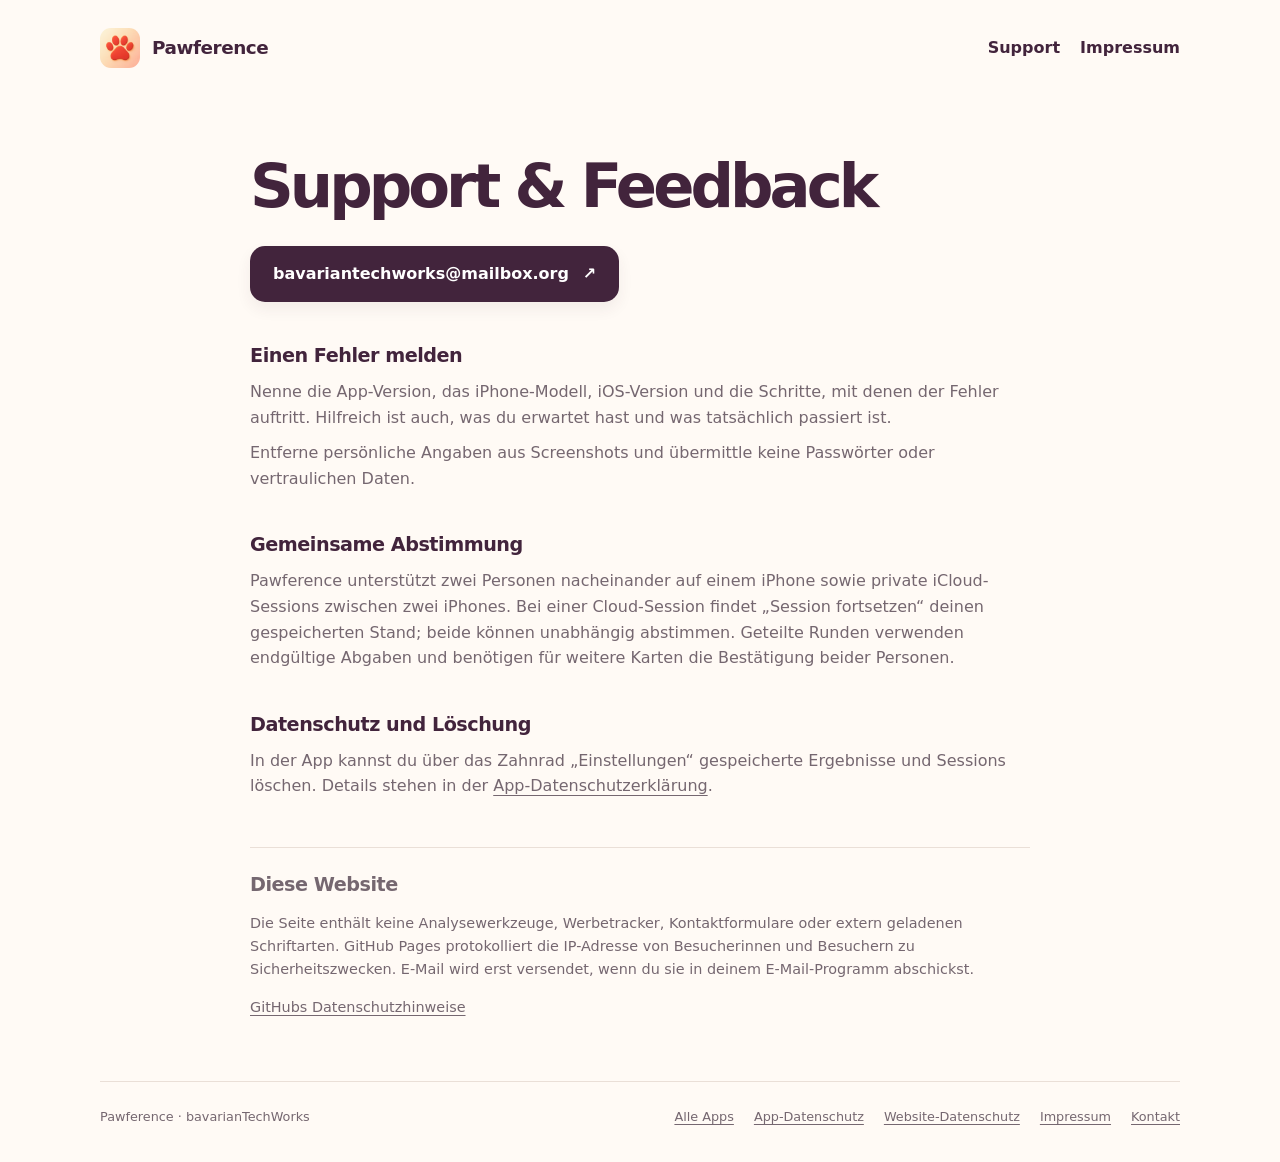
<file: support.html>
<!doctype html>
<html lang="de">
<head>
  <meta charset="utf-8">
  <meta name="viewport" content="width=device-width, initial-scale=1">
  <meta name="description" content="Support, Fehlerberichte und Feedback zu Pawference.">
  <meta name="theme-color" content="#42243c">
  <title>Support · Pawference</title>
  <link rel="icon" href="app-icon.png">
  <link rel="stylesheet" href="styles.css?v=20261002-3">
</head>
<body>
  <a class="skip-link" href="#inhalt">Zum Inhalt</a>
  <header class="site-header wrapper"><a class="brand" href="./" aria-label="Pawference Startseite"><img src="app-icon.png" alt="" width="40" height="40">Pawference</a><nav aria-label="Hauptnavigation"><a href="support.html" aria-current="page">Support</a><a href="https://makki93.github.io/impressum.html">Impressum</a></nav></header>
  <main id="inhalt" class="wrapper support-content">
    <h1>Support &amp; Feedback</h1>
    <a class="button email-button" href="mailto:bavariantechworks@mailbox.org?subject=Pawference%20Support">bavariantechworks@mailbox.org <span aria-hidden="true">↗</span></a>
    <section class="support-section"><h2>Einen Fehler melden</h2><p>Nenne die App-Version, das iPhone-Modell, iOS-Version und die Schritte, mit denen der Fehler auftritt. Hilfreich ist auch, was du erwartet hast und was tatsächlich passiert ist.</p><p>Entferne persönliche Angaben aus Screenshots und übermittle keine Passwörter oder vertraulichen Daten.</p></section>
    <section class="support-section"><h2>Gemeinsame Abstimmung</h2><p>Pawference unterstützt zwei Personen nacheinander auf einem iPhone sowie private iCloud-Sessions zwischen zwei iPhones. Bei einer Cloud-Session findet „Session fortsetzen“ deinen gespeicherten Stand; beide können unabhängig abstimmen. Geteilte Runden verwenden endgültige Abgaben und benötigen für weitere Karten die Bestätigung beider Personen.</p></section>
    <section class="support-section"><h2>Datenschutz und Löschung</h2><p>In der App kannst du über das Zahnrad „Einstellungen“ gespeicherte Ergebnisse und Sessions löschen. Details stehen in der <a href="app-privacy.html">App-Datenschutzerklärung</a>.</p></section>
    <section class="hosting-note"><h2>Diese Website</h2><p>Die Seite enthält keine Analysewerkzeuge, Werbetracker, Kontaktformulare oder extern geladenen Schriftarten. GitHub Pages protokolliert die IP-Adresse von Besucherinnen und Besuchern zu Sicherheitszwecken. E-Mail wird erst versendet, wenn du sie in deinem E-Mail-Programm abschickst.</p><p><a href="https://docs.github.com/en/site-policy/privacy-policies/github-general-privacy-statement" rel="noreferrer">GitHubs Datenschutzhinweise</a></p></section>
  </main>
  <footer class="site-footer wrapper"><span>Pawference · bavarianTechWorks</span><nav aria-label="Weitere Seiten"><a href="https://makki93.github.io/">Alle Apps</a><a href="app-privacy.html">App-Datenschutz</a><a href="privacy.html">Website-Datenschutz</a><a href="https://makki93.github.io/impressum.html">Impressum</a><a href="mailto:bavariantechworks@mailbox.org">Kontakt</a></nav></footer>
</body>
</html>
</file>
<file: styles.css>
:root{color-scheme:light;--ink:#42243c;--muted:#756770;--paper:#fffaf5;--line:#eadfd7;--accent:#b94d52;--mint:#376b57;font-family:ui-sans-serif,system-ui,-apple-system,BlinkMacSystemFont,"Segoe UI",sans-serif}
*{box-sizing:border-box}
body{margin:0;background:var(--paper);color:var(--ink);line-height:1.6}
a{color:inherit;text-underline-offset:.22em}
a:focus-visible{outline:3px solid var(--accent);outline-offset:5px;border-radius:3px}
.wrapper{width:min(1080px,calc(100% - 48px));margin-inline:auto}
.skip-link{position:absolute;top:-80px;left:16px;background:var(--ink);color:white;padding:12px 18px;z-index:10}
.skip-link:focus{top:12px}
.site-header{display:flex;align-items:center;justify-content:space-between;padding-block:28px;gap:16px}
.brand{display:inline-flex;align-items:center;gap:12px;font-weight:800;font-size:1.15rem;text-decoration:none;letter-spacing:-.025em}
.brand img{border-radius:11px}
.site-header nav a{font-weight:600;text-decoration:none}
.site-header nav a:hover{text-decoration:underline}
.site-header nav,.site-footer nav{display:flex;gap:20px;flex-wrap:wrap}
address{font-style:normal}
.email-link{overflow-wrap:anywhere}
.hero{display:grid;grid-template-columns:1.35fr 1fr;align-items:center;gap:64px;padding-block:65px 76px}
.eyebrow{font-size:.78rem;letter-spacing:.12em;text-transform:uppercase;color:var(--accent);font-weight:750;margin:0 0 16px}
h1{font-size:clamp(2.55rem,5.7vw,4.9rem);font-weight:780;letter-spacing:-.065em;line-height:1.06;margin:0 0 28px;overflow-wrap:break-word}
.intro{font-size:1.2rem;max-width:480px;color:var(--muted);margin:0 0 32px;line-height:1.65}
.button{display:inline-flex;align-items:center;justify-content:space-between;gap:24px;padding:15px 23px;border-radius:15px;background:var(--ink);color:white;text-decoration:none;font-weight:650;max-width:100%;box-shadow:0 7px 15px #42243c12}
.button:hover{background:#603652}
.hero-art{background:#f3e7dc;aspect-ratio:1;border-radius:36% 36% 27% 27%;display:grid;place-items:center;transform:rotate(3deg)}
.hero-art img{width:74%;height:auto;max-width:280px;display:block;border-radius:24%;transform:rotate(-6deg);box-shadow:0 20px 40px #42243c25}
.beta-panel{display:flex;gap:18px;align-items:flex-start;background:#eef3ed;border:1px solid #d9e4d8;border-radius:20px;padding:25px 28px}
.status-dot{width:9px;height:9px;background:var(--mint);border-radius:50%;flex:none;margin-top:11px}
h2{font-size:1.2rem;line-height:1.3;letter-spacing:-.025em;margin:0 0 10px}
.beta-panel h2{color:var(--mint);margin-bottom:6px}
.beta-panel p{margin:0;color:#526452}
.feature-grid{display:grid;grid-template-columns:repeat(3,1fr);gap:45px;padding-block:62px 42px}
.feature-number{display:block;font-size:.75rem;letter-spacing:.08em;color:var(--accent);font-weight:700;margin-bottom:17px}
.feature-grid p{color:var(--muted);margin:0}
.safety-note{font-size:.85rem;color:var(--muted);border-top:1px solid var(--line);padding-block:26px;margin:0;max-width:100%}
.site-footer{display:flex;justify-content:space-between;gap:24px;flex-wrap:wrap;padding-block:25px 34px;border-top:1px solid var(--line);font-size:.8rem;color:var(--muted)}
.support-content{max-width:780px;padding-block:58px 48px}
.support-content h1{font-size:clamp(2.3rem,5vw,3.8rem)}
.email-button{overflow-wrap:anywhere;font-size:1rem;gap:14px}
.support-section{margin-top:42px}
.support-section p{color:var(--muted);margin:10px 0}
.hosting-note{margin-top:48px;border-top:1px solid var(--line);padding-top:25px;font-size:.9rem;color:var(--muted)}
@media(max-width:700px){.wrapper{width:calc(100% - 36px)}.site-header{padding-block:21px}.hero{grid-template-columns:1fr;gap:34px;padding-block:35px 44px}.hero-copy{order:1}.hero-art{width:180px;justify-self:start;order:0;border-radius:35%}.hero-art img{width:78%}h1{margin-bottom:21px}.intro{font-size:1.08rem}.feature-grid{grid-template-columns:1fr;gap:30px;padding-block:38px}.feature-number{margin-bottom:9px}.beta-panel{padding:21px;gap:13px}.support-content{padding-block:32px 38px}.email-button{padding:15px 18px}}
@media(max-width:420px){.site-header{flex-wrap:wrap}.site-header nav{gap:16px}.site-footer nav{gap:16px}}
@media(prefers-reduced-motion:reduce){*{scroll-behavior:auto}}
</file>
